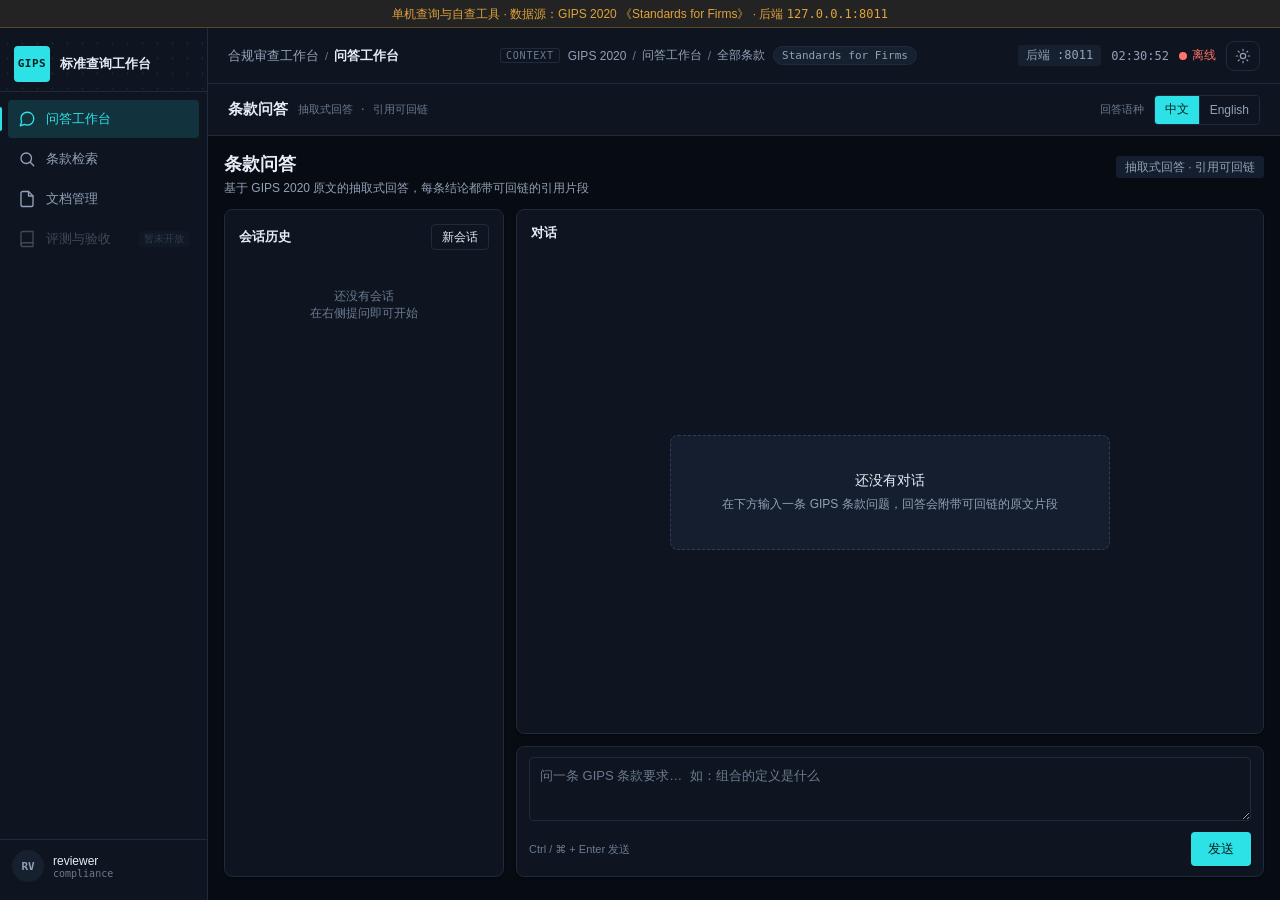
<file: frontend/index.html>
<!DOCTYPE html>
<html lang="zh-CN">
<head>
  <meta charset="UTF-8" />
  <meta name="viewport" content="width=device-width, initial-scale=1.0" />
  <title>GIPS 标准查询与自查工具 · 前端操作台</title>
  <link rel="icon" href="data:," />
  <!-- 首屏渲染前先落主题，避免深色默认闪白 -->
  <script>
    (function () {
      try {
        var saved = localStorage.getItem("gips_ui_theme");                 // 读取上次选择的主题
        document.documentElement.setAttribute("data-theme", saved === "light" ? "light" : "dark"); // 默认深空
      } catch (err) {
        document.documentElement.setAttribute("data-theme", "dark");        // 隐私模式下读取失败也维持深空
      }
    })();
  </script>
  <link rel="stylesheet" href="./css/style.css" />
</head>
<body>

  <!-- 全局提示条：单机部署 · 数据源：GIPS 2020 Standards for Firms -->
  <div id="demoBanner" class="demo-banner">
    单机查询与自查工具 · 数据源：GIPS 2020 《Standards for Firms》 · 后端 <code>127.0.0.1:8011</code>
  </div>

  <!-- 工作台外壳 -->
  <div id="shellView" class="shell">

    <!-- 左侧导航（图标轨，hover 显示名称） -->
    <aside class="sidebar">
      <div class="brand" id="brandBox" title="GIPS 标准查询与自查工具">
        <span class="brand-mark">GIPS</span>
        <span class="brand-name" id="brandTitle">合规审查工作台</span>
      </div>
      <nav id="navList" class="nav-list"></nav>
      <div class="sidebar-footer">
        <div class="sidebar-user" title="X-Role: reviewer · X-Dept: compliance">
          <div class="role-chip" id="roleChip">RV</div>
          <div class="sidebar-user-meta">
            <div class="sidebar-user-name">reviewer</div>
            <div class="sidebar-user-dept">compliance</div>
          </div>
        </div>
      </div>
    </aside>

    <!-- 右侧主区 -->
    <div class="main">
      <header class="appbar">
        <div id="breadcrumb" class="breadcrumb"></div>

        <!-- 跨页上下文条：模块 / 页面 / 当前对象 -->
        <div class="context" id="ctxBar">
          <span class="ctx-k">CONTEXT</span>
          <span class="ctx-path" id="ctxPath"></span>
          <span class="ctx-chip" id="ctxChip">Standards for Firms</span>
        </div>

        <div class="context-right">
          <span id="backendTag" class="version-tag">后端 :8011</span>
          <span id="clock" class="mkt-clock">--:--:--</span>
          <span id="backendHealth" class="status-dot"><i class="dot dot-live"></i>连接中</span>
          <button id="themeToggle" class="topbar-btn" type="button" title="切换深空 / 浅色主题"></button>
        </div>
      </header>

      <div id="pagebar" class="pagebar"></div>

      <main id="pageContainer" class="page-container"></main>
    </div>
  </div>

  <!-- Toast 容器 -->
  <div id="toastRoot" class="toast-root"></div>

  <!-- 入口 -->
  <script type="module" src="./js/main.js"></script>
</body>
</html>
</file>
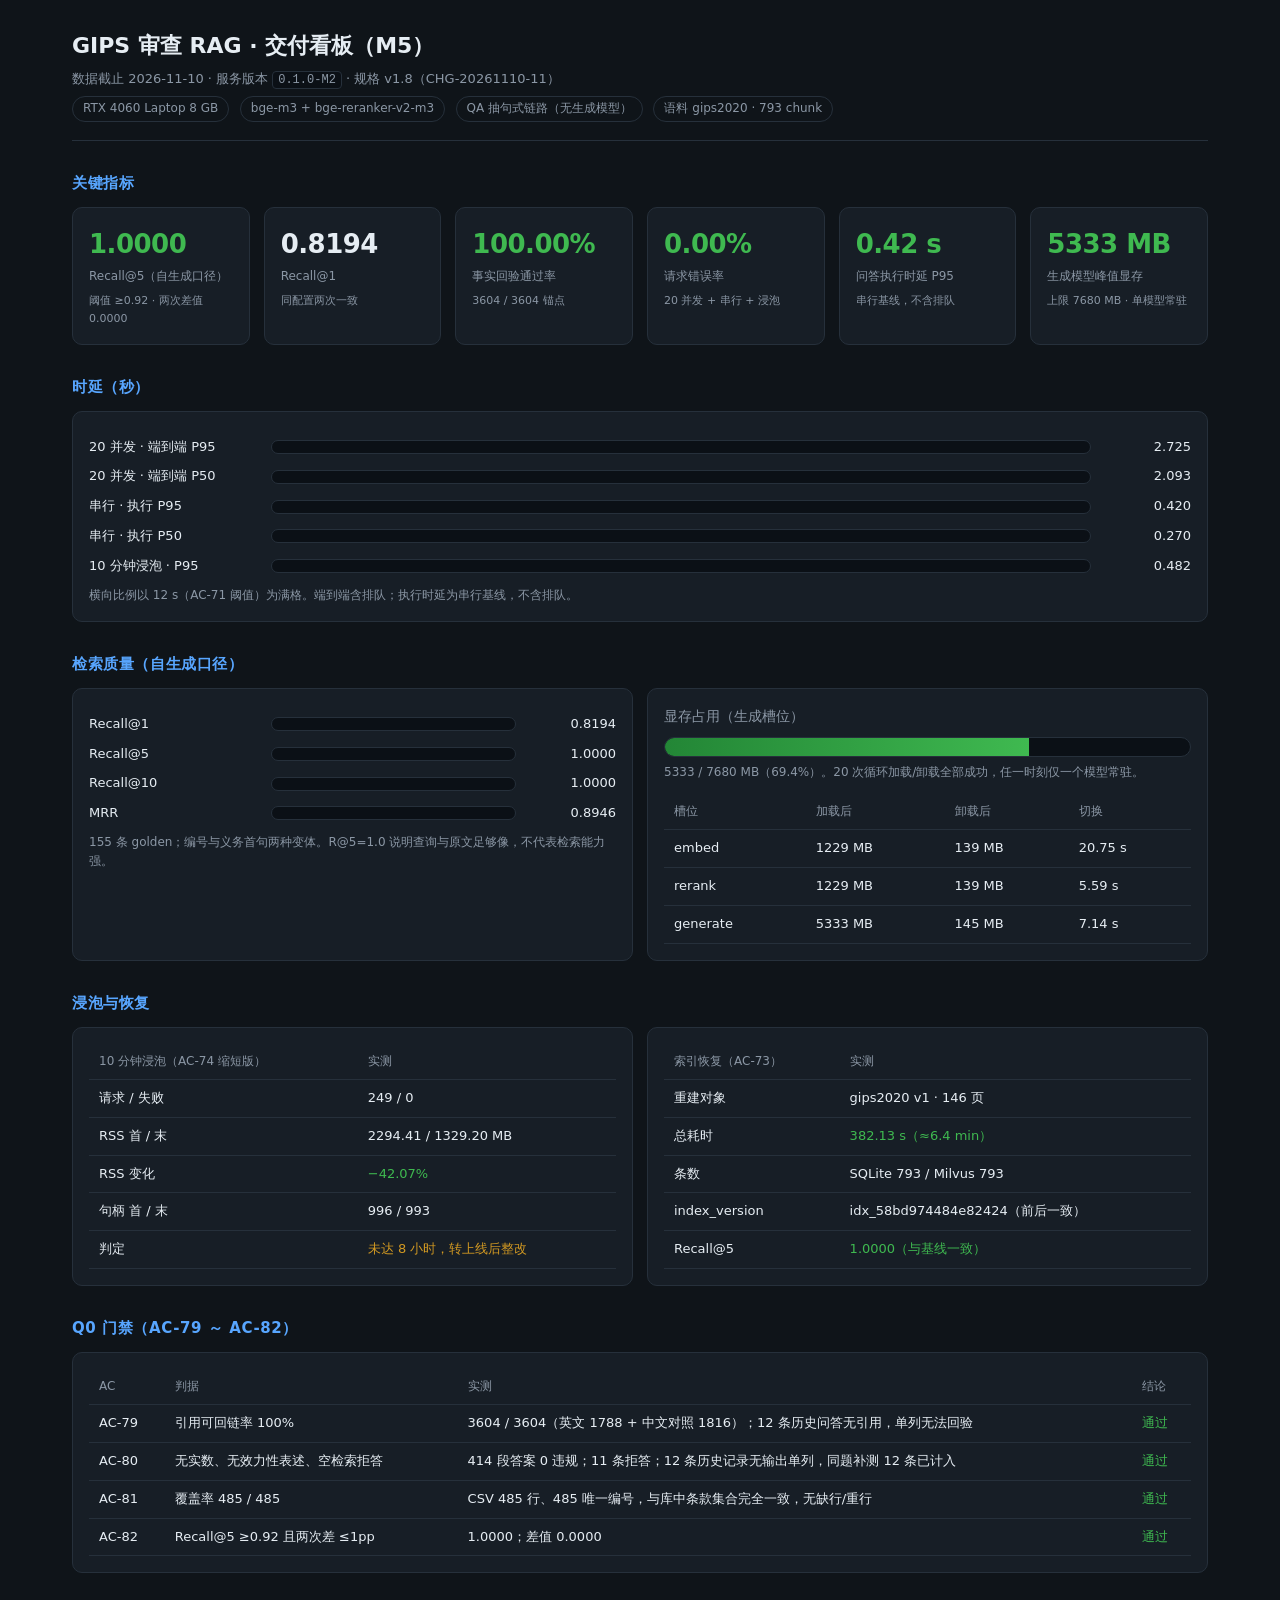
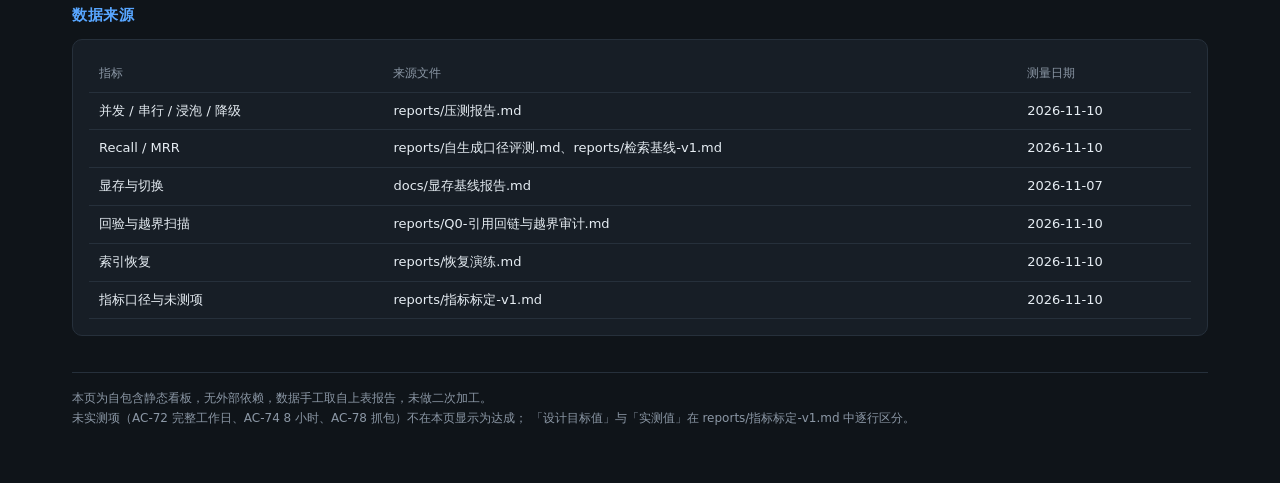
<file: reports/dashboards/index.html>
<!DOCTYPE html>
<html lang="zh-CN">
<head>
<meta charset="utf-8">
<meta name="viewport" content="width=device-width, initial-scale=1">
<title>GIPS RAG 交付看板 · M5</title>
<style>
  :root{
    --bg:#0f1419; --panel:#171e26; --line:#26303b; --ink:#e6edf3;
    --muted:#8b97a5; --ok:#3fb950; --warn:#d29922; --bad:#f85149;
    --accent:#58a6ff; --accent2:#bc8cff;
  }
  *{box-sizing:border-box}
  body{margin:0;background:var(--bg);color:var(--ink);
       font:14px/1.6 "Segoe UI","Microsoft YaHei",system-ui,sans-serif}
  .wrap{max-width:1180px;margin:0 auto;padding:28px 22px 56px}
  header{border-bottom:1px solid var(--line);padding-bottom:18px;margin-bottom:24px}
  h1{font-size:22px;margin:0 0 6px}
  .sub{color:var(--muted);font-size:13px}
  .badge{display:inline-block;border:1px solid var(--line);border-radius:999px;
         padding:2px 10px;margin:6px 6px 0 0;font-size:12px;color:var(--muted)}
  h2{font-size:15px;margin:30px 0 12px;color:var(--accent);
     letter-spacing:.04em;text-transform:uppercase}
  .grid{display:grid;gap:14px}
  .kpi{grid-template-columns:repeat(auto-fit,minmax(168px,1fr))}
  .card{background:var(--panel);border:1px solid var(--line);border-radius:10px;padding:16px}
  .kpi .v{font-size:26px;font-weight:600;letter-spacing:-.02em}
  .kpi .l{color:var(--muted);font-size:12px;margin-top:2px}
  .kpi .n{color:var(--muted);font-size:11px;margin-top:6px}
  .ok{color:var(--ok)} .warn{color:var(--warn)} .bad{color:var(--bad)} .mut{color:var(--muted)}
  .bar-row{display:grid;grid-template-columns:170px 1fr 88px;gap:12px;
           align-items:center;margin:9px 0;font-size:13px}
  .track{height:14px;background:#0b1016;border-radius:7px;overflow:hidden;
         border:1px solid var(--line)}
  .fill{height:100%;border-radius:7px}
  .b1{background:linear-gradient(90deg,#1f6feb,#58a6ff)}
  .b2{background:linear-gradient(90deg,#8957e5,#bc8cff)}
  .b3{background:linear-gradient(90deg,#238636,#3fb950)}
  .num{text-align:right;font-variant-numeric:tabular-nums}
  table{width:100%;border-collapse:collapse;font-size:13px}
  th,td{text-align:left;padding:8px 10px;border-bottom:1px solid var(--line);
        vertical-align:top}
  th{color:var(--muted);font-weight:500;font-size:12px}
  .gauge{height:20px;background:#0b1016;border:1px solid var(--line);
         border-radius:10px;overflow:hidden;margin:10px 0 6px}
  .gauge>div{height:100%;background:linear-gradient(90deg,#238636,#3fb950)}
  .legend{color:var(--muted);font-size:12px}
  .split{display:grid;grid-template-columns:1fr 1fr;gap:14px}
  @media(max-width:820px){.split{grid-template-columns:1fr}
    .bar-row{grid-template-columns:120px 1fr 72px}}
  footer{margin-top:36px;border-top:1px solid var(--line);padding-top:16px;
         color:var(--muted);font-size:12px}
  code{background:#0b1016;border:1px solid var(--line);border-radius:4px;
       padding:1px 5px;font-size:12px}
</style>
</head>
<body>
<div class="wrap">

<header>
  <h1>GIPS 审查 RAG · 交付看板（M5）</h1>
  <div class="sub">数据截止 2026-11-10 · 服务版本 <code>0.1.0-M2</code> · 规格 v1.8（CHG-20261110-11）</div>
  <div>
    <span class="badge">RTX 4060 Laptop 8 GB</span>
    <span class="badge">bge-m3 + bge-reranker-v2-m3</span>
    <span class="badge">QA 抽句式链路（无生成模型）</span>
    <span class="badge">语料 gips2020 · 793 chunk</span>
  </div>
</header>

<h2>关键指标</h2>
<div class="grid kpi">
  <div class="card"><div class="v ok">1.0000</div><div class="l">Recall@5（自生成口径）</div><div class="n">阈值 ≥0.92 · 两次差值 0.0000</div></div>
  <div class="card"><div class="v">0.8194</div><div class="l">Recall@1</div><div class="n">同配置两次一致</div></div>
  <div class="card"><div class="v ok">100.00%</div><div class="l">事实回验通过率</div><div class="n">3604 / 3604 锚点</div></div>
  <div class="card"><div class="v ok">0.00%</div><div class="l">请求错误率</div><div class="n">20 并发 + 串行 + 浸泡</div></div>
  <div class="card"><div class="v ok">0.42 s</div><div class="l">问答执行时延 P95</div><div class="n">串行基线，不含排队</div></div>
  <div class="card"><div class="v ok">5333 MB</div><div class="l">生成模型峰值显存</div><div class="n">上限 7680 MB · 单模型常驻</div></div>
</div>

<h2>时延（秒）</h2>
<div class="card">
  <div class="bar-row"><span>20 并发 · 端到端 P95</span><span class="track"><span class="fill b2" style="width:22.7%"></span></span><span class="num">2.725</span></div>
  <div class="bar-row"><span>20 并发 · 端到端 P50</span><span class="track"><span class="fill b2" style="width:17.4%"></span></span><span class="num">2.093</span></div>
  <div class="bar-row"><span>串行 · 执行 P95</span><span class="track"><span class="fill b1" style="width:3.5%"></span></span><span class="num">0.420</span></div>
  <div class="bar-row"><span>串行 · 执行 P50</span><span class="track"><span class="fill b1" style="width:2.3%"></span></span><span class="num">0.270</span></div>
  <div class="bar-row"><span>10 分钟浸泡 · P95</span><span class="track"><span class="fill b1" style="width:4.0%"></span></span><span class="num">0.482</span></div>
  <div class="legend">横向比例以 12 s（AC-71 阈值）为满格。端到端含排队；执行时延为串行基线，不含排队。</div>
</div>

<h2>检索质量（自生成口径）</h2>
<div class="split">
  <div class="card">
    <div class="bar-row"><span>Recall@1</span><span class="track"><span class="fill b1" style="width:81.94%"></span></span><span class="num">0.8194</span></div>
    <div class="bar-row"><span>Recall@5</span><span class="track"><span class="fill b3" style="width:100%"></span></span><span class="num">1.0000</span></div>
    <div class="bar-row"><span>Recall@10</span><span class="track"><span class="fill b3" style="width:100%"></span></span><span class="num">1.0000</span></div>
    <div class="bar-row"><span>MRR</span><span class="track"><span class="fill b2" style="width:89.46%"></span></span><span class="num">0.8946</span></div>
    <div class="legend">155 条 golden；编号与义务首句两种变体。R@5=1.0 说明查询与原文足够像，不代表检索能力强。</div>
  </div>
  <div class="card">
    <div class="l mut">显存占用（生成槽位）</div>
    <div class="gauge"><div style="width:69.4%"></div></div>
    <div class="legend">5333 / 7680 MB（69.4%）。20 次循环加载/卸载全部成功，任一时刻仅一个模型常驻。</div>
    <table style="margin-top:12px">
      <tr><th>槽位</th><th>加载后</th><th>卸载后</th><th>切换</th></tr>
      <tr><td>embed</td><td>1229 MB</td><td>139 MB</td><td>20.75 s</td></tr>
      <tr><td>rerank</td><td>1229 MB</td><td>139 MB</td><td>5.59 s</td></tr>
      <tr><td>generate</td><td>5333 MB</td><td>145 MB</td><td>7.14 s</td></tr>
    </table>
  </div>
</div>

<h2>浸泡与恢复</h2>
<div class="split">
  <div class="card">
    <table>
      <tr><th>10 分钟浸泡（AC-74 缩短版）</th><th>实测</th></tr>
      <tr><td>请求 / 失败</td><td>249 / 0</td></tr>
      <tr><td>RSS 首 / 末</td><td>2294.41 / 1329.20 MB</td></tr>
      <tr><td>RSS 变化</td><td class="ok">−42.07%</td></tr>
      <tr><td>句柄 首 / 末</td><td>996 / 993</td></tr>
      <tr><td>判定</td><td class="warn">未达 8 小时，转上线后整改</td></tr>
    </table>
  </div>
  <div class="card">
    <table>
      <tr><th>索引恢复（AC-73）</th><th>实测</th></tr>
      <tr><td>重建对象</td><td>gips2020 v1 · 146 页</td></tr>
      <tr><td>总耗时</td><td class="ok">382.13 s（≈6.4 min）</td></tr>
      <tr><td>条数</td><td>SQLite 793 / Milvus 793</td></tr>
      <tr><td>index_version</td><td>idx_58bd974484e82424（前后一致）</td></tr>
      <tr><td>Recall@5</td><td class="ok">1.0000（与基线一致）</td></tr>
    </table>
  </div>
</div>

<h2>Q0 门禁（AC-79 ～ AC-82）</h2>
<div class="card">
  <table>
    <tr><th>AC</th><th>判据</th><th>实测</th><th>结论</th></tr>
    <tr><td>AC-79</td><td>引用可回链率 100%</td><td>3604 / 3604（英文 1788 + 中文对照 1816）；12 条历史问答无引用，单列无法回验</td><td class="ok">通过</td></tr>
    <tr><td>AC-80</td><td>无实数、无效力性表述、空检索拒答</td><td>414 段答案 0 违规；11 条拒答；12 条历史记录无输出单列，同题补测 12 条已计入</td><td class="ok">通过</td></tr>
    <tr><td>AC-81</td><td>覆盖率 485 / 485</td><td>CSV 485 行、485 唯一编号，与库中条款集合完全一致，无缺行/重行</td><td class="ok">通过</td></tr>
    <tr><td>AC-82</td><td>Recall@5 ≥0.92 且两次差 ≤1pp</td><td>1.0000；差值 0.0000</td><td class="ok">通过</td></tr>
  </table>
</div>

<h2>数据来源</h2>
<div class="card">
  <table>
    <tr><th>指标</th><th>来源文件</th><th>测量日期</th></tr>
    <tr><td>并发 / 串行 / 浸泡 / 降级</td><td>reports/压测报告.md</td><td>2026-11-10</td></tr>
    <tr><td>Recall / MRR</td><td>reports/自生成口径评测.md、reports/检索基线-v1.md</td><td>2026-11-10</td></tr>
    <tr><td>显存与切换</td><td>docs/显存基线报告.md</td><td>2026-11-07</td></tr>
    <tr><td>回验与越界扫描</td><td>reports/Q0-引用回链与越界审计.md</td><td>2026-11-10</td></tr>
    <tr><td>索引恢复</td><td>reports/恢复演练.md</td><td>2026-11-10</td></tr>
    <tr><td>指标口径与未测项</td><td>reports/指标标定-v1.md</td><td>2026-11-10</td></tr>
  </table>
</div>

<footer>
  本页为自包含静态看板，无外部依赖，数据手工取自上表报告，未做二次加工。<br>
  未实测项（AC-72 完整工作日、AC-74 8 小时、AC-78 抓包）不在本页显示为达成；
  「设计目标值」与「实测值」在 reports/指标标定-v1.md 中逐行区分。
</footer>

</div>
</body>
</html>
</file>
<file: frontend/css/style.css>
/* =====================================================================
   style.css · GIPS 标准查询与自查工具
   设计系统对齐 finance_project：深空默认 + 浅色可选。
   组织顺序：设计令牌 → 基础重置 → 通用组件 → 外壳布局 → 页面。
   ===================================================================== */

/* ---------- 0. 设计令牌（尺寸与字体，两套主题共用） ---------- */
:root {
  --radius: 4px;                 /* 通用圆角 */
  --radius-lg: 8px;              /* 面板圆角 */
  --radius-sm: 3px;              /* 小元素圆角 */
  --gap: 8px;                    /* 基础间距 */
  --sidebar-w: 208px;            /* 侧栏宽度：图标 + 文字 */
  --topbar-h: 56px;              /* 全局条高度 */
  --pagebar-h: 52px;             /* 页内工具条高度 */
  --banner-h: 28px;              /* 顶部提示条高度 */
  --font-num: "JetBrains Mono", ui-monospace, Consolas, monospace; /* 数字/哈希等宽字体 */
  --font-cn: "Noto Sans SC", "PingFang SC", "Microsoft YaHei", sans-serif; /* 中文正文 */
}

/* ---------- 0.1 深空主题（默认） ---------- */
:root,
[data-theme="dark"] {
  --c-bg: #070B12;               /* 页面底色 */
  --c-panel: #0E1520;            /* 面板底色 */
  --c-th: #141E2E;               /* 表头/浅底块 */
  --c-bg-soft: #16202F;          /* 悬停浅底 */
  --c-text: #E6EDF7;             /* 主文字 */
  --c-text-2: #93A1B8;           /* 次要文字 */
  --c-text-3: #6B7A90;           /* 辅助文字 */
  --c-border: #1E2A3D;           /* 常规描边 */
  --c-border-strong: #2E3D56;    /* 强调描边 */
  --c-primary: #2DE2E6;          /* 主操作色：青 */
  --c-primary-hover: #5BF0F3;    /* 主色悬停 */
  --c-primary-soft: rgba(45, 226, 230, .14); /* 主色浅底 */
  --c-primary-ring: rgba(45, 226, 230, .28); /* 聚焦光环 */
  --c-on-primary: #04201F;       /* 主色底上的文字（深色，禁止白字） */
  --c-ai: #2EC4B6;               /* AI 标识 */
  --c-zh: #A78BFA;               /* 中文引用 */
  --c-en: #2DE2E6;               /* 英文引用 */
  --c-ok: #34D399;               /* 通过/在线 */
  --c-warn: #E0A23A;             /* 警示 */
  --c-danger: #FF7369;           /* 危险 */
  --c-benchmark: #7E8CA6;        /* 中性灰 */
  --shadow-sm: 0 1px 2px rgba(0, 0, 0, .4);
  --shadow-md: 0 4px 10px rgba(0, 0, 0, .5);
  --shadow-lg: 0 14px 30px rgba(0, 0, 0, .6);
  --tech-dot: rgba(45, 226, 230, .07); /* 品牌区点阵 */
}

/* ---------- 0.2 浅色主题 ---------- */
[data-theme="light"] {
  --c-bg: #F5F7FA;
  --c-panel: #FFFFFF;
  --c-th: #F0F3F7;
  --c-bg-soft: #EEF2F7;
  --c-text: #0B1220;
  --c-text-2: #5A6472;
  --c-text-3: #8A94A6;
  --c-border: #E4E9F0;
  --c-border-strong: #D0D7E2;
  --c-primary: #0E7490;
  --c-primary-hover: #0B5F76;
  --c-primary-soft: rgba(14, 116, 144, .08);
  --c-primary-ring: rgba(14, 116, 144, .18);
  --c-on-primary: #FFFFFF;
  --c-ai: #0F766E;
  --c-zh: #7C3AED;
  --c-en: #0E7490;
  --c-ok: #1B7F4B;
  --c-warn: #B26A00;
  --c-danger: #B3261E;
  --c-benchmark: #8A94A6;
  --shadow-sm: 0 1px 2px rgba(16, 24, 40, .05), 0 1px 3px rgba(16, 24, 40, .06);
  --shadow-md: 0 4px 8px -2px rgba(16, 24, 40, .08), 0 2px 4px -2px rgba(16, 24, 40, .06);
  --shadow-lg: 0 12px 24px -4px rgba(16, 24, 40, .12), 0 4px 8px -4px rgba(16, 24, 40, .08);
  --tech-dot: rgba(14, 116, 144, .06);
}

/* ---------- 1. 基础重置 ---------- */
* { box-sizing: border-box; }
html, body { height: 100%; margin: 0; }
body {
  display: flex;                 /* 提示条 + 外壳纵向排列 */
  flex-direction: column;
  overflow: hidden;              /* 页面级不滚动，滚动交给内容区 */
  font-family: var(--font-cn), system-ui, -apple-system, "Segoe UI", sans-serif;
  font-size: 13px;
  color: var(--c-text);
  background: var(--c-bg);
  -webkit-font-smoothing: antialiased;
}
button { font-family: inherit; cursor: pointer; }
input, select, textarea { font-family: inherit; font-size: 13px; color: var(--c-text); }
code, .mono { font-family: var(--font-num); }
.hidden { display: none !important; }

/* ---------- 2. 顶部提示条 ---------- */
.demo-banner {
  flex: 0 0 var(--banner-h);     /* 固定高度，不参与收缩 */
  height: var(--banner-h);
  line-height: var(--banner-h);
  padding: 0 16px;
  text-align: center;
  font-size: 12px;
  color: var(--c-warn);
  background: color-mix(in srgb, var(--c-warn) 10%, var(--c-panel));
  border-bottom: 1px solid color-mix(in srgb, var(--c-warn) 28%, transparent);
  white-space: nowrap;
  overflow: hidden;
  text-overflow: ellipsis;
}

/* ---------- 3. 外壳 ---------- */
.shell { flex: 1; min-height: 0; display: flex; }

/* ---------- 4. 左侧导航（图标轨） ---------- */
.sidebar {
  width: var(--sidebar-w);
  flex: 0 0 var(--sidebar-w);
  background: var(--c-panel);
  border-right: 1px solid var(--c-border);
  display: flex;
  flex-direction: column;
  padding: 8px 0;
  position: relative;
  z-index: 20;                   /* 让 hover 气泡盖住主区 */
}
.brand {
  height: var(--topbar-h);
  display: flex;
  align-items: center;
  justify-content: flex-start;   /* 品牌标与产品名左对齐 */
  gap: 10px;
  padding: 0 14px;
  border-bottom: 1px solid var(--c-border);
  background-image: radial-gradient(var(--tech-dot) 1px, transparent 1.2px);
  background-size: 15px 15px;
}
.brand-mark {
  width: 36px;
  height: 36px;
  display: inline-flex;
  align-items: center;
  justify-content: center;
  background: var(--c-primary);
  color: var(--c-on-primary);
  border-radius: var(--radius);
  font-family: var(--font-num);
  font-size: 11px;
  font-weight: 700;
  letter-spacing: .5px;
}
.brand-name {
  display: block;
  font-size: 13px;
  font-weight: 600;
  color: var(--c-text);
  white-space: nowrap;
  overflow: hidden;
  text-overflow: ellipsis;
}

.nav-list {
  flex: 1;
  padding: 8px;
  overflow-y: auto;
  overflow-x: visible;
}
.nav-item {
  position: relative;
  width: 100%;
  height: 38px;
  margin: 0 0 2px;
  padding: 0 10px;
  display: flex;
  align-items: center;
  justify-content: flex-start;   /* 图标与文字左对齐 */
  gap: 10px;
  border-radius: var(--radius);
  color: var(--c-text-2);
  cursor: pointer;
  user-select: none;
  transition: background .15s, color .15s;
}
.nav-item:hover { background: var(--c-bg-soft); color: var(--c-text); }
.nav-item.active { background: var(--c-primary-soft); color: var(--c-primary); }
.nav-item.active::before {       /* 选中态左侧 2px 主色竖条 */
  content: "";
  position: absolute;
  left: -8px;
  top: 7px;
  bottom: 7px;
  width: 2px;
  border-radius: 0 2px 2px 0;
  background: var(--c-primary);
}
.nav-item.disabled { opacity: .38; cursor: not-allowed; }
.nav-ico { width: 18px; height: 18px; flex-shrink: 0; }
.nav-label {                     /* 导航文字：与图标同一行、垂直居中 */
  flex: 1;
  min-width: 0;
  font-size: 13px;
  line-height: 18px;
  white-space: nowrap;
  overflow: hidden;
  text-overflow: ellipsis;
}
.nav-tip { display: none; }      /* 宽侧栏直接显示文字，不需要 hover 气泡 */
.nav-tag {                       /* “暂未开放”小标签，靠右对齐 */
  flex: 0 0 auto;
  font-size: 10px;
  line-height: 16px;
  color: var(--c-text-3);
  background: var(--c-bg-soft);
  border-radius: 3px;
  padding: 0 5px;
}

.sidebar-footer {
  padding: 10px 12px;
  border-top: 1px solid var(--c-border);
  display: flex;
  align-items: center;
}
.sidebar-user { display: flex; align-items: center; gap: 9px; min-width: 0; }
.role-chip {
  width: 32px;
  height: 32px;
  flex: 0 0 32px;
  border-radius: 50%;
  background: var(--c-bg-soft);
  color: var(--c-text-2);
  font-family: var(--font-num);
  font-size: 11px;
  font-weight: 600;
  display: flex;
  align-items: center;
  justify-content: center;
  cursor: default;
}
.sidebar-user-meta { min-width: 0; }
.sidebar-user-name {
  font-size: 12px;
  font-weight: 500;
  color: var(--c-text);
  white-space: nowrap;
  overflow: hidden;
  text-overflow: ellipsis;
}
.sidebar-user-dept {
  font-size: 10px;
  font-family: var(--font-num);
  color: var(--c-text-3);
  white-space: nowrap;
  overflow: hidden;
  text-overflow: ellipsis;
}

/* ---------- 5. 主区与全局条 ---------- */
.main { flex: 1; min-width: 0; display: flex; flex-direction: column; }
.appbar {
  flex: 0 0 var(--topbar-h);
  height: var(--topbar-h);
  display: flex;
  align-items: center;
  gap: 16px;
  padding: 0 20px;
  background: var(--c-panel);
  border-bottom: 1px solid var(--c-border);
}
.breadcrumb {
  flex: 0 1 auto;
  min-width: 0;
  display: flex;
  align-items: center;
  gap: 6px;
  font-size: 13px;
  color: var(--c-text-2);
  white-space: nowrap;
}
.breadcrumb .crumb { overflow: hidden; text-overflow: ellipsis; }
.breadcrumb .crumb-sep { flex: 0 0 auto; font-size: 11px; color: var(--c-text-3); }
.breadcrumb b { color: var(--c-text); font-weight: 600; }

.context {                       /* 跨页上下文条：模块 / 页面 / 当前对象 */
  flex: 1;
  min-width: 0;
  display: flex;
  align-items: center;
  justify-content: center;
  gap: 8px;
  font-size: 12px;
  color: var(--c-text-2);
  overflow: hidden;
}
.ctx-k {
  font-family: var(--font-num);
  font-size: 10px;
  letter-spacing: .08em;
  color: var(--c-text-3);
  border: 1px solid var(--c-border);
  padding: 1px 5px;
  border-radius: 3px;
}
.ctx-path { display: inline-flex; align-items: center; gap: 6px; min-width: 0; overflow: hidden; white-space: nowrap; }
.ctx-seg { overflow: hidden; text-overflow: ellipsis; }
.ctx-sep { color: var(--c-text-3); }
.ctx-chip {
  font-family: var(--font-num);
  font-size: 11px;
  color: var(--c-text-2);
  background: var(--c-bg-soft);
  border: 1px solid var(--c-border);
  padding: 2px 8px;
  border-radius: 10px;
  white-space: nowrap;
}

.context-right { flex: 0 0 auto; display: flex; align-items: center; gap: 10px; }
.version-tag {
  font-family: var(--font-num);
  font-size: 12px;
  color: var(--c-text-2);
  background: var(--c-bg-soft);
  border-radius: var(--radius-sm);
  padding: 2px 8px;
}
.mkt-clock {
  font-family: var(--font-num);
  font-size: 12px;
  color: var(--c-text-2);
  font-variant-numeric: tabular-nums;
}
.status-dot { display: inline-flex; align-items: center; gap: 5px; font-size: 12px; color: var(--c-text-2); white-space: nowrap; }
.dot { width: 8px; height: 8px; border-radius: 50%; display: inline-block; }
.dot-live { background: var(--c-ok); box-shadow: 0 0 0 3px color-mix(in srgb, var(--c-ok) 18%, transparent); }
.dot-idle { background: var(--c-warn); }
.dot-dead { background: var(--c-danger); }
.status-dot.is-dead { color: var(--c-danger); }
.topbar-btn {
  display: inline-flex;
  align-items: center;
  justify-content: center;
  gap: 6px;
  height: 30px;
  min-width: 30px;
  padding: 0 8px;
  border: 1px solid var(--c-border);
  background: var(--c-panel);
  color: var(--c-text-2);
  border-radius: 8px;
  font-size: 12px;
  transition: color .15s, border-color .15s;
}
.topbar-btn:hover { color: var(--c-primary); border-color: var(--c-border-strong); }

/* ---------- 6. 页内工具条 ---------- */
.pagebar {
  flex: 0 0 var(--pagebar-h);
  height: var(--pagebar-h);
  display: flex;
  align-items: center;
  justify-content: space-between;
  gap: 12px;
  padding: 0 20px;
  background: var(--c-panel);
  border-bottom: 1px solid var(--c-border);
}
.pagebar-left { display: flex; align-items: center; gap: 10px; min-width: 0; }
.pagebar-title { font-size: 15px; font-weight: 600; color: var(--c-text); white-space: nowrap; }
.pagebar-meta {
  font-family: var(--font-num);
  font-size: 11px;
  color: var(--c-text-3);
  white-space: nowrap;
  overflow: hidden;
  text-overflow: ellipsis;
}
.pagebar-right { display: flex; align-items: center; gap: 10px; flex-wrap: nowrap; }

/* ---------- 7. 页面内容 ---------- */
.page-container { flex: 1; min-height: 0; overflow: auto; padding: 16px; }
.page-title-row { display: flex; align-items: flex-start; justify-content: space-between; gap: 16px; margin-bottom: 12px; }
.page-title { margin: 0; font-size: 18px; font-weight: 600; color: var(--c-text); }
.page-desc { margin: 4px 0 0; font-size: 12px; color: var(--c-text-2); }
.page-title-meta { display: flex; align-items: center; gap: 8px; padding-top: 4px; }

/* ---------- 8. 面板 ---------- */
.panel {
  background: var(--c-panel);
  border: 1px solid var(--c-border);
  border-radius: var(--radius-lg);
  padding: 14px;
  box-shadow: var(--shadow-sm);
  transition: box-shadow .15s;
}
.panel-title {
  display: flex;
  align-items: center;
  gap: 8px;
  margin: 0 0 10px;
  font-size: 13px;
  font-weight: 600;
  color: var(--c-text);
}
.panel-sub { margin: -4px 0 10px; font-size: 12px; color: var(--c-text-3); }
.panel-meta { font-family: var(--font-num); font-size: 11px; color: var(--c-text-3); }
.spacer { flex: 1; }

/* ---------- 9. 按钮 ---------- */
.btn {
  display: inline-flex;
  align-items: center;
  justify-content: center;
  gap: 4px;
  height: 34px;
  padding: 0 16px;
  font-size: 13px;
  font-weight: 500;
  border-radius: var(--radius);
  border: 1px solid transparent;
  white-space: nowrap;
  transition: background .15s, border-color .15s, color .15s, box-shadow .15s;
}
.btn-primary { background: var(--c-primary); color: var(--c-on-primary); box-shadow: var(--shadow-sm); }
.btn-primary:hover { background: var(--c-primary-hover); }
.btn-primary:disabled { background: var(--c-bg-soft); color: var(--c-text-3); cursor: not-allowed; box-shadow: none; }
.btn-ghost { background: var(--c-panel); border-color: var(--c-border); color: var(--c-text); }
.btn-ghost:hover { border-color: var(--c-primary); color: var(--c-primary); background: var(--c-primary-soft); }
.btn-sm { height: 26px; padding: 0 10px; font-size: 12px; }
.btn-block { width: 100%; }
.link-btn { background: none; border: none; color: var(--c-primary); padding: 0 4px; font-size: 13px; }
.link-btn:hover { text-decoration: underline; }

/* ---------- 10. 表单控件 ---------- */
.input, input[type="text"], select, textarea {
  width: 100%;
  height: 34px;
  padding: 0 10px;
  background: var(--c-panel);
  border: 1px solid var(--c-border);
  border-radius: var(--radius);
  outline: none;
  transition: border-color .12s, box-shadow .12s;
}
textarea { height: auto; padding: 8px 10px; line-height: 1.6; resize: vertical; }
.input:focus, input[type="text"]:focus, select:focus, textarea:focus {
  border-color: var(--c-primary);
  box-shadow: 0 0 0 3px var(--c-primary-ring);
}
.input::placeholder, textarea::placeholder { color: var(--c-text-3); }

/* 分段控件：语种 / 检索通道 */
.seg { display: inline-flex; border: 1px solid var(--c-border); border-radius: var(--radius); overflow: hidden; flex: 0 0 auto; }
.seg button {
  height: 28px;
  border: none;
  background: var(--c-panel);
  color: var(--c-text-2);
  font-size: 12px;
  padding: 0 10px;
  transition: background .15s, color .15s;
}
.seg button:not(:last-child) { border-right: 1px solid var(--c-border); }
.seg button:hover:not(.active) { background: var(--c-bg-soft); color: var(--c-text); }
.seg button.active { background: var(--c-primary); color: var(--c-on-primary); }

/* ---------- 11. 徽章 ---------- */
.badge {
  display: inline-flex;
  align-items: center;
  height: 22px;
  padding: 0 9px;
  border-radius: var(--radius-sm);
  font-size: 12px;
  font-weight: 500;
  white-space: nowrap;
}
.badge-blue { color: var(--c-primary); background: color-mix(in srgb, var(--c-primary) 12%, transparent); }
.badge-en { color: var(--c-en); background: color-mix(in srgb, var(--c-en) 12%, transparent); }
.badge-zh { color: var(--c-zh); background: color-mix(in srgb, var(--c-zh) 14%, transparent); }
.badge-ai { color: var(--c-ai); background: color-mix(in srgb, var(--c-ai) 12%, transparent); }
.badge-gray { color: var(--c-text-2); background: var(--c-th); }
.badge-ok { color: var(--c-ok); background: color-mix(in srgb, var(--c-ok) 12%, transparent); }
.badge-warn { color: var(--c-warn); background: color-mix(in srgb, var(--c-warn) 12%, transparent); }
.badge-danger { color: var(--c-danger); background: color-mix(in srgb, var(--c-danger) 12%, transparent); }
.chip { display: inline-block; padding: 2px 8px; border-radius: 10px; font-size: 11px; font-family: var(--font-num); }
.chip-en { background: color-mix(in srgb, var(--c-en) 10%, transparent); color: var(--c-en); }
.chip-zh { background: color-mix(in srgb, var(--c-zh) 10%, transparent); color: var(--c-zh); }
.chip-ok { background: color-mix(in srgb, var(--c-ok) 12%, transparent); color: var(--c-ok); }
.chip-idle { background: var(--c-bg-soft); color: var(--c-text-3); }

/* ---------- 12. 表格 ---------- */
.table-wrap { overflow-x: auto; }
table.tbl { width: 100%; border-collapse: collapse; font-size: 13px; }
.tbl th {
  height: 32px;
  padding: 0 8px;
  background: var(--c-th);
  color: var(--c-text-2);
  font-weight: 600;
  text-align: left;
  border-bottom: 1px solid var(--c-border);
  white-space: nowrap;
  position: sticky;
  top: 0;
  z-index: 1;
}
.tbl td { height: 32px; padding: 0 8px; border-bottom: 1px solid var(--c-border); white-space: nowrap; }
.tbl tr:hover td { background: var(--c-bg-soft); }
.tbl .num { font-family: var(--font-num); font-variant-numeric: tabular-nums; }
.tbl td.wrap { white-space: normal; max-width: 560px; line-height: 1.55; }
.tbl .empty-cell { text-align: center; color: var(--c-text-3); }

/* ---------- 13. 空状态 / 加载 / 错误 ---------- */
.empty-state {
  padding: 36px 20px;
  text-align: center;
  background: var(--c-th);
  border: 1px dashed var(--c-border-strong);
  border-radius: var(--radius-lg);
}
.empty-title { font-size: 14px; color: var(--c-text); margin-bottom: 6px; }
.empty-desc { font-size: 12px; color: var(--c-text-2); }
.loading { padding: 40px 0; text-align: center; color: var(--c-text-3); font-size: 12px; }
.error-card {
  border: 1px solid color-mix(in srgb, var(--c-danger) 35%, transparent);
  background: color-mix(in srgb, var(--c-danger) 8%, transparent);
  border-radius: var(--radius);
  padding: 14px;
}
.error-title { color: var(--c-danger); font-weight: 600; margin-bottom: 6px; }
.error-msg { margin: 0; white-space: pre-wrap; word-break: break-all; font-size: 12px; color: var(--c-danger); }
.form-hint { font-size: 11px; color: var(--c-text-3); }

/* ---------- 14. Toast ---------- */
.toast-root { position: fixed; right: 20px; bottom: 20px; z-index: 2000; display: flex; flex-direction: column; gap: 8px; }
.toast {
  background: var(--c-panel);
  border: 1px solid var(--c-border);
  border-left: 3px solid var(--c-primary);
  color: var(--c-text);
  padding: 10px 14px;
  border-radius: var(--radius);
  box-shadow: var(--shadow-md);
  font-size: 13px;
  max-width: 360px;
}
.toast-error { border-left-color: var(--c-danger); color: var(--c-danger); }
.toast-ok { border-left-color: var(--c-ok); }

/* =====================================================================
   15. 问答工作台
   ===================================================================== */
.chat-layout {
  display: grid;
  grid-template-columns: 280px minmax(0, 1fr);
  gap: 12px;
  height: calc(100% - 64px);   /* 内容区高度减去页标题行 */
  min-height: 460px;
}
.chat-history { display: flex; flex-direction: column; min-height: 0; }
.history-list { flex: 1; overflow: auto; display: flex; flex-direction: column; gap: 6px; margin: 0 -4px; padding: 0 4px; }
.chat-history-item {
  padding: 8px 10px;
  border: 1px solid transparent;
  border-radius: var(--radius);
  cursor: pointer;
  transition: background .15s, border-color .15s;
}
.chat-history-item:hover { background: var(--c-bg-soft); }
.chat-history-item.active {
  background: var(--c-primary-soft);
  border-color: color-mix(in srgb, var(--c-primary) 35%, transparent);
}
.history-title { font-size: 12px; font-weight: 500; color: var(--c-text); overflow: hidden; text-overflow: ellipsis; white-space: nowrap; }
.history-meta { margin-top: 3px; font-family: var(--font-num); font-size: 10px; color: var(--c-text-3); }
.chat-history-empty { padding: 28px 8px; text-align: center; font-size: 12px; color: var(--c-text-3); }

.chat-main { display: flex; flex-direction: column; gap: 12px; min-height: 0; min-width: 0; }
.chat-stream-panel { flex: 1; min-height: 0; display: flex; flex-direction: column; padding: 0; }
.chat-stream-panel .panel-title { padding: 14px 14px 0; margin-bottom: 10px; }
.chat-messages { flex: 1; min-height: 0; overflow: auto; padding: 14px; display: flex; flex-direction: column; gap: 14px; }
.chat-messages .empty-state { margin: auto; max-width: 440px; width: 100%; }

.msg-row { display: flex; }
.msg-row-user { justify-content: flex-end; }
.msg-user {
  max-width: 78%;
  background: var(--c-primary-soft);
  border: 1px solid color-mix(in srgb, var(--c-primary) 28%, transparent);
  border-radius: var(--radius-lg);
  padding: 10px 12px;
}
.msg-user p { margin: 6px 0 0; white-space: pre-wrap; word-break: break-word; line-height: 1.6; }
.msg-ai {
  width: 100%;
  background: var(--c-bg-soft);
  border-left: 2px solid var(--c-ai);
  border-radius: 0 var(--radius-lg) var(--radius-lg) 0;
  padding: 12px 14px;
}
.msg-ai-head { display: flex; align-items: center; gap: 8px; flex-wrap: wrap; margin-bottom: 8px; }
.msg-ai-head .mono { font-size: 11px; color: var(--c-text-3); }
.msg-text { white-space: pre-wrap; word-break: break-word; line-height: 1.7; }

.ref-list { margin-top: 12px; display: flex; flex-direction: column; gap: 8px; }
.ref-list-head { font-size: 11px; color: var(--c-text-3); letter-spacing: .04em; }
.ref-card { background: var(--c-panel); border: 1px solid var(--c-border); border-radius: var(--radius); padding: 10px 12px; }
.ref-head { display: flex; align-items: center; gap: 6px; flex-wrap: wrap; margin-bottom: 8px; }
.ref-index { font-family: var(--font-num); font-size: 11px; color: var(--c-text-3); }
.ref-range { margin-left: auto; font-size: 10px; color: var(--c-text-3); }
.ref-snippet {
  border-left: 2px solid var(--c-border-strong);
  padding: 6px 10px;
  border-radius: 0 var(--radius-sm) var(--radius-sm) 0;
  line-height: 1.6;
  font-size: 12px;
}
.ref-en { border-left-color: var(--c-en); background: color-mix(in srgb, var(--c-en) 6%, transparent); }
.ref-zh { border-left-color: var(--c-zh); background: color-mix(in srgb, var(--c-zh) 7%, transparent); }
.ref-snippet + .ref-snippet { margin-top: 6px; }
.ref-meta { margin-top: 6px; font-family: var(--font-num); font-size: 10px; color: var(--c-text-3); }
.ref-empty { margin-top: 10px; font-size: 12px; color: var(--c-text-3); }

.chat-composer { flex: 0 0 auto; padding: 10px 12px; }
.chat-composer textarea { width: 100%; min-height: 64px; max-height: 180px; }
.composer-actions { display: flex; align-items: center; justify-content: space-between; gap: 12px; margin-top: 8px; }

/* =====================================================================
   16. 条款检索
   ===================================================================== */
.search-panel { padding: 12px; }
.toolbar { display: flex; align-items: center; gap: 10px; flex-wrap: wrap; }
.search-input { flex: 1; min-width: 260px; height: 34px; }
.toolbar-label { font-size: 12px; color: var(--c-text-3); white-space: nowrap; }

.summary-bar {
  display: flex;
  align-items: center;
  flex-wrap: wrap;
  gap: 16px;
  padding: 8px 12px;
  margin: 12px 0;
  background: var(--c-th);
  border-radius: var(--radius);
  font-size: 12px;
  color: var(--c-text-2);
}
.summary-bar b { font-family: var(--font-num); color: var(--c-text); font-size: 13px; }

.result-panel { padding: 0; overflow: hidden; }
.result-panel .panel-title { padding: 14px 14px 0; margin-bottom: 10px; }
.result-panel .panel-title code { color: var(--c-primary); font-size: 12px; }
.result-panel .table-wrap { border-top: 1px solid var(--c-border); }

.prov-list { display: flex; flex-direction: column; gap: 10px; padding: 0 14px 14px; }
.prov-card { border: 1px solid var(--c-border); border-radius: var(--radius-lg); padding: 12px 14px; background: var(--c-panel); }
.prov-head { display: flex; align-items: center; gap: 8px; flex-wrap: wrap; margin-bottom: 8px; }
.prov-id { font-family: var(--font-num); font-size: 14px; font-weight: 600; color: var(--c-primary); }
.prov-rrf { margin-left: auto; font-family: var(--font-num); font-size: 11px; color: var(--c-text-3); }
.prov-text { line-height: 1.7; font-size: 13px; }
.prov-chunks { margin-top: 10px; display: flex; flex-direction: column; gap: 4px; }
.prov-chunk {
  display: flex;
  align-items: center;
  gap: 8px;
  padding: 5px 8px;
  background: var(--c-bg-soft);
  border-radius: var(--radius-sm);
  font-size: 11px;
  color: var(--c-text-2);
}
.prov-chunk .mono { color: var(--c-text-3); white-space: nowrap; }
.prov-chunk .chunk-text { flex: 1; overflow: hidden; text-overflow: ellipsis; white-space: nowrap; }

/* =====================================================================
   17. 文档管理
   ===================================================================== */
.docs-panel { padding: 0; overflow: hidden; }
.docs-panel .panel-title { padding: 14px 14px 0; margin-bottom: 6px; }
.docs-panel .panel-sub { padding: 0 14px 10px; margin: 0; }

/* =====================================================================
   18. 滚动条
   ===================================================================== */
::-webkit-scrollbar { width: 10px; height: 10px; }
::-webkit-scrollbar-thumb { background: var(--c-border-strong); border-radius: 6px; }
::-webkit-scrollbar-track { background: transparent; }

/* ---------- 19. 窄屏适配 ---------- */
@media (max-width: 960px) {
  /* 中等宽度：侧栏收窄但保留文字，避免只剩图标看不懂 */
  :root { --sidebar-w: 184px; }
  .brand { padding: 0 12px; gap: 8px; }
  .nav-item { padding: 0 8px; gap: 8px; }
  .context { display: none; }
  .chat-layout { grid-template-columns: 220px minmax(0, 1fr); }
  .sidebar-footer { padding: 10px; }
}
@media (max-width: 720px) {
  /* 极窄屏只收窄侧栏，仍保留导航文字 */
  :root { --sidebar-w: 160px; }
  .brand { padding: 0 10px; }
  .brand-mark { width: 30px; height: 30px; font-size: 10px; }
  .brand-name { font-size: 12px; }
  .nav-item { height: 36px; padding: 0 8px; }
  .nav-label { font-size: 12px; }
  .sidebar-user-meta { display: none; }  /* 只隐藏账号副文案，导航文字不动 */
  .appbar { gap: 10px; padding: 0 12px; }
  .version-tag, .mkt-clock { display: none; }
  .pagebar, .appbar { padding-left: 12px; padding-right: 12px; }
  .chat-layout { grid-template-columns: 1fr; height: auto; }
  .chat-history { max-height: 180px; }
  .chat-stream-panel { min-height: 420px; }
}
</file>
